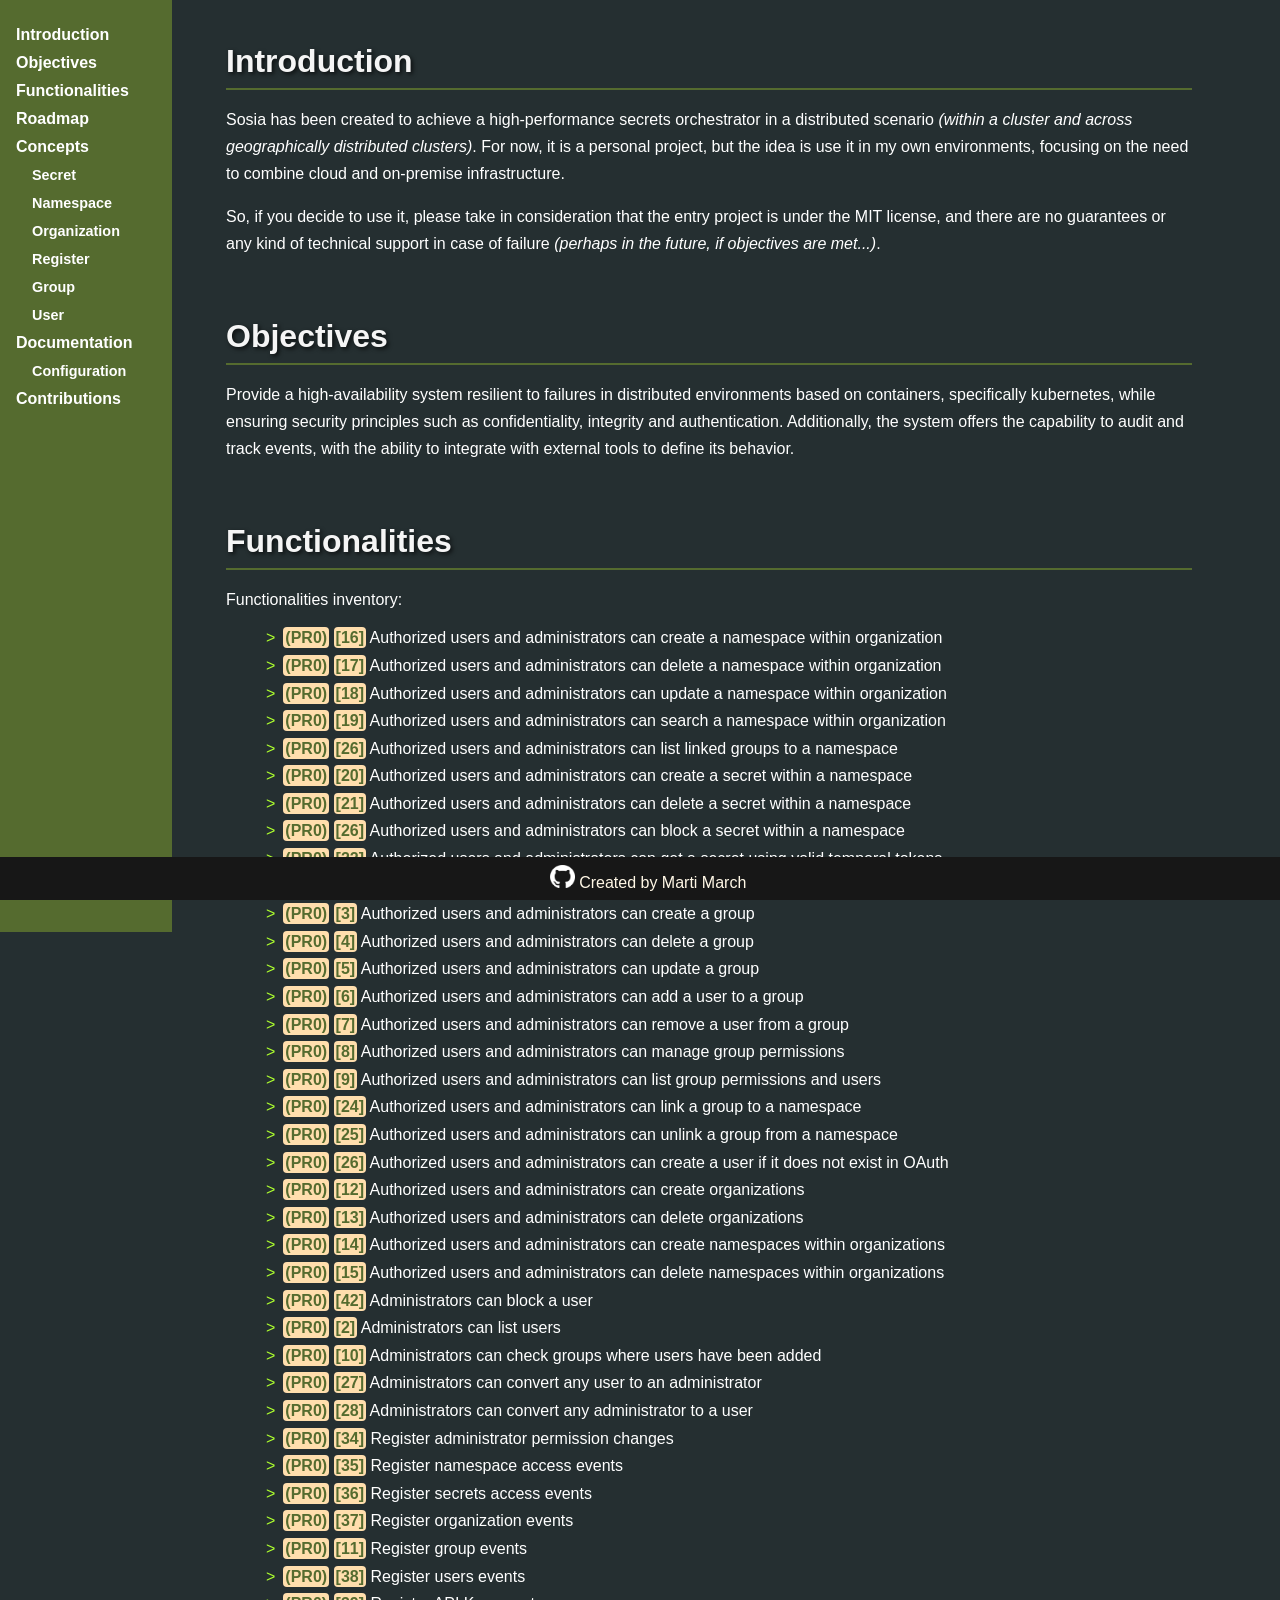
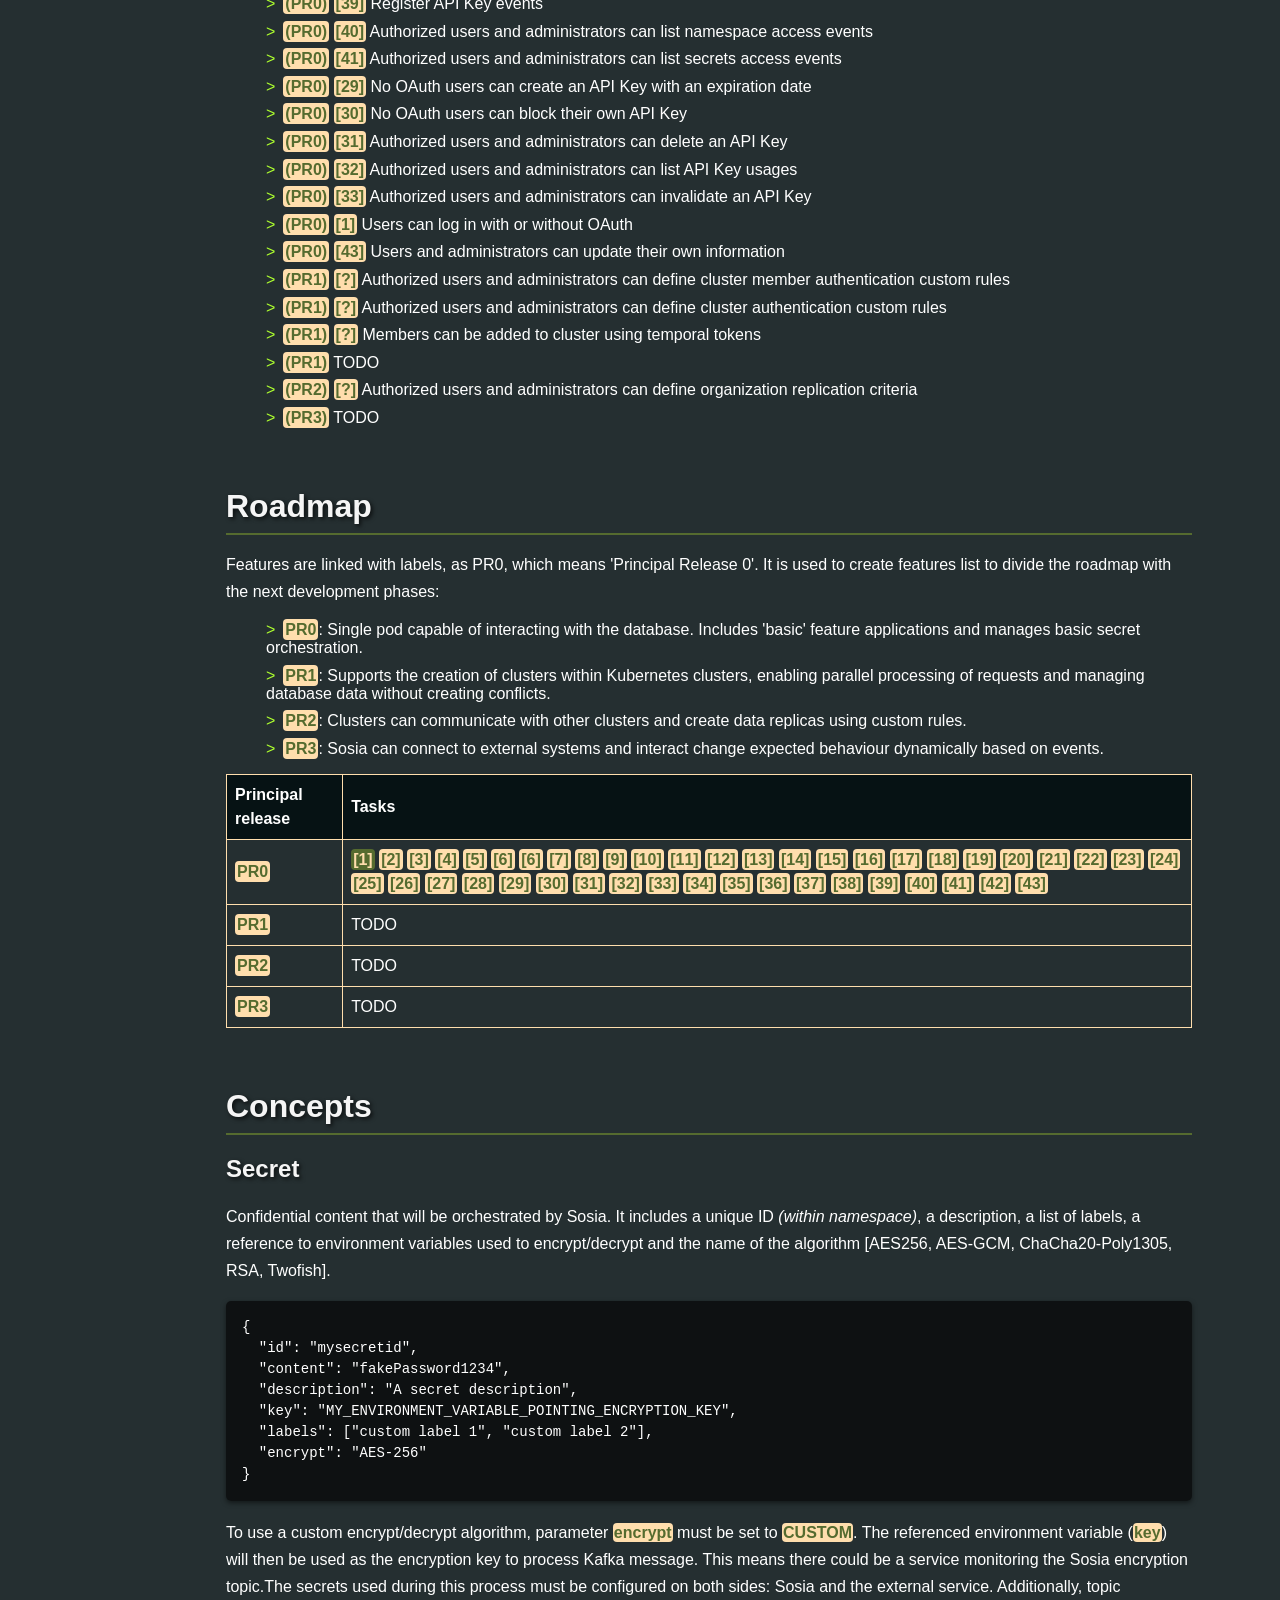
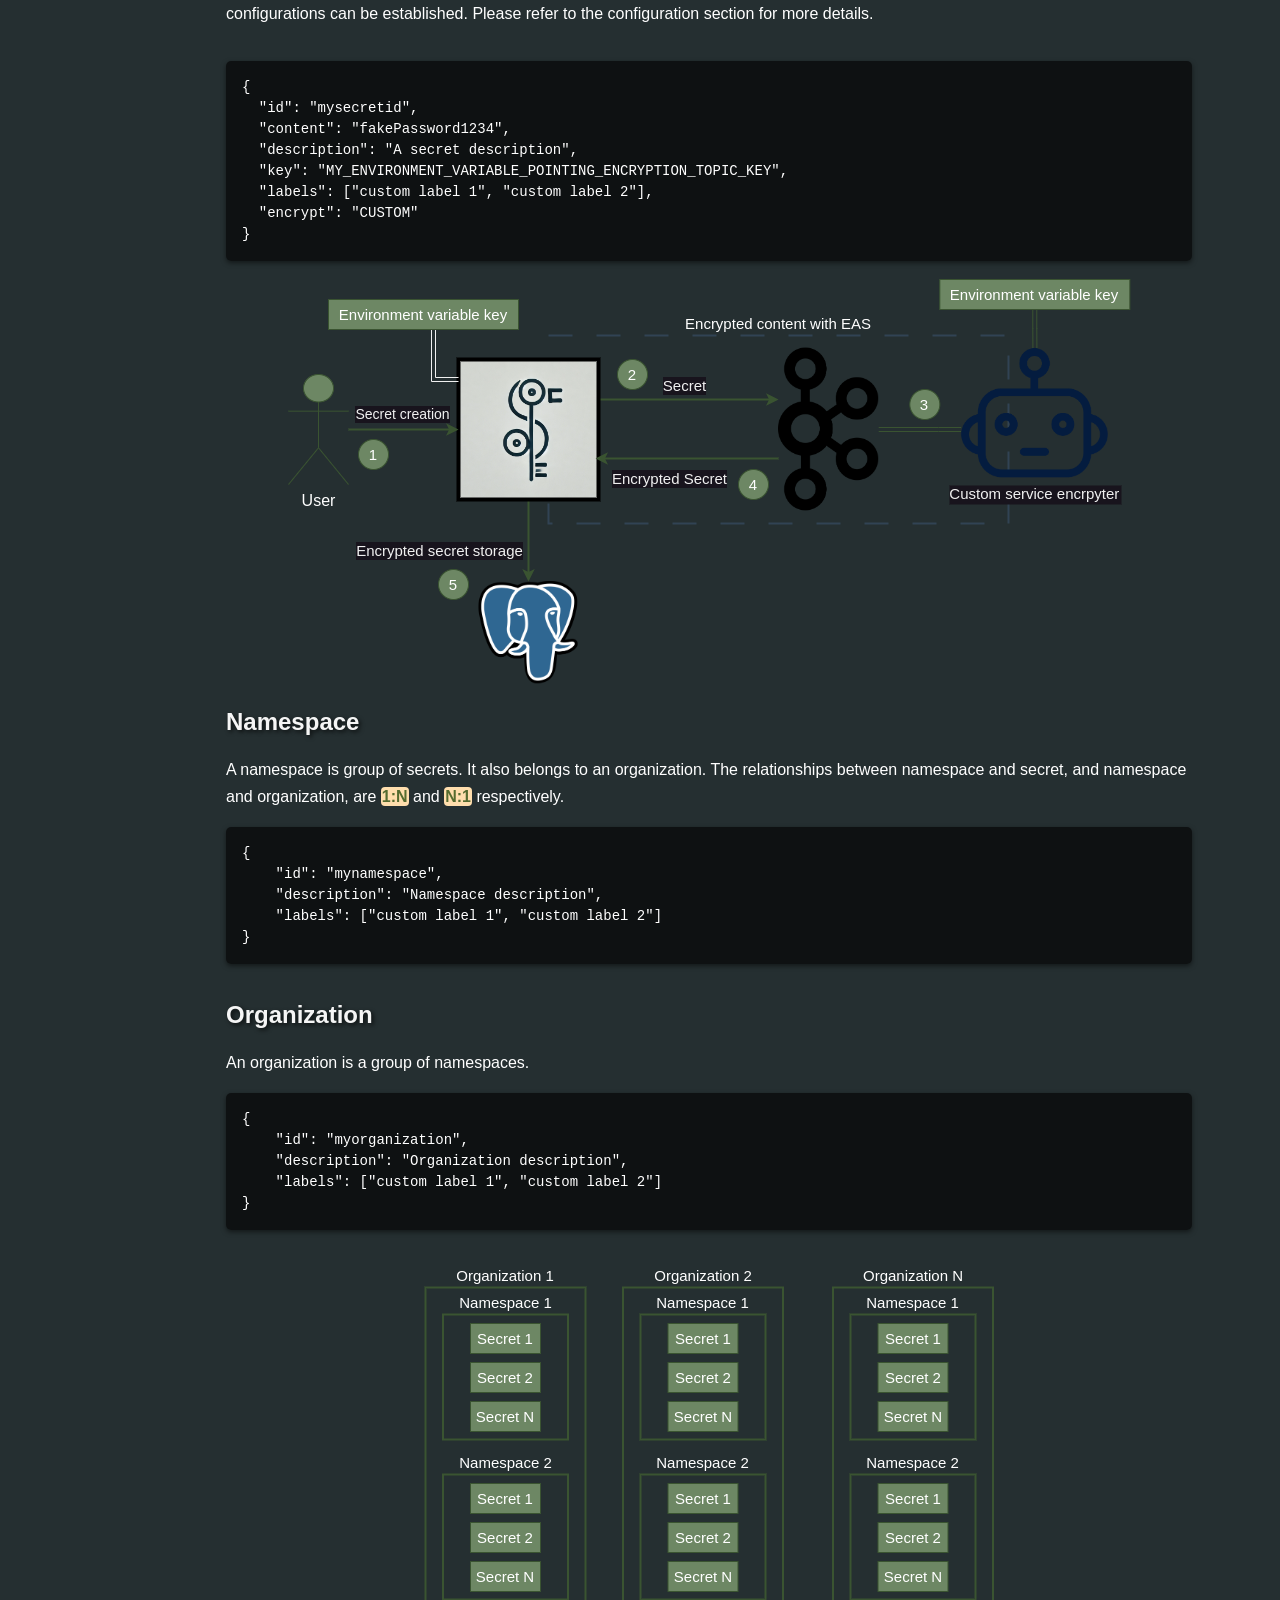
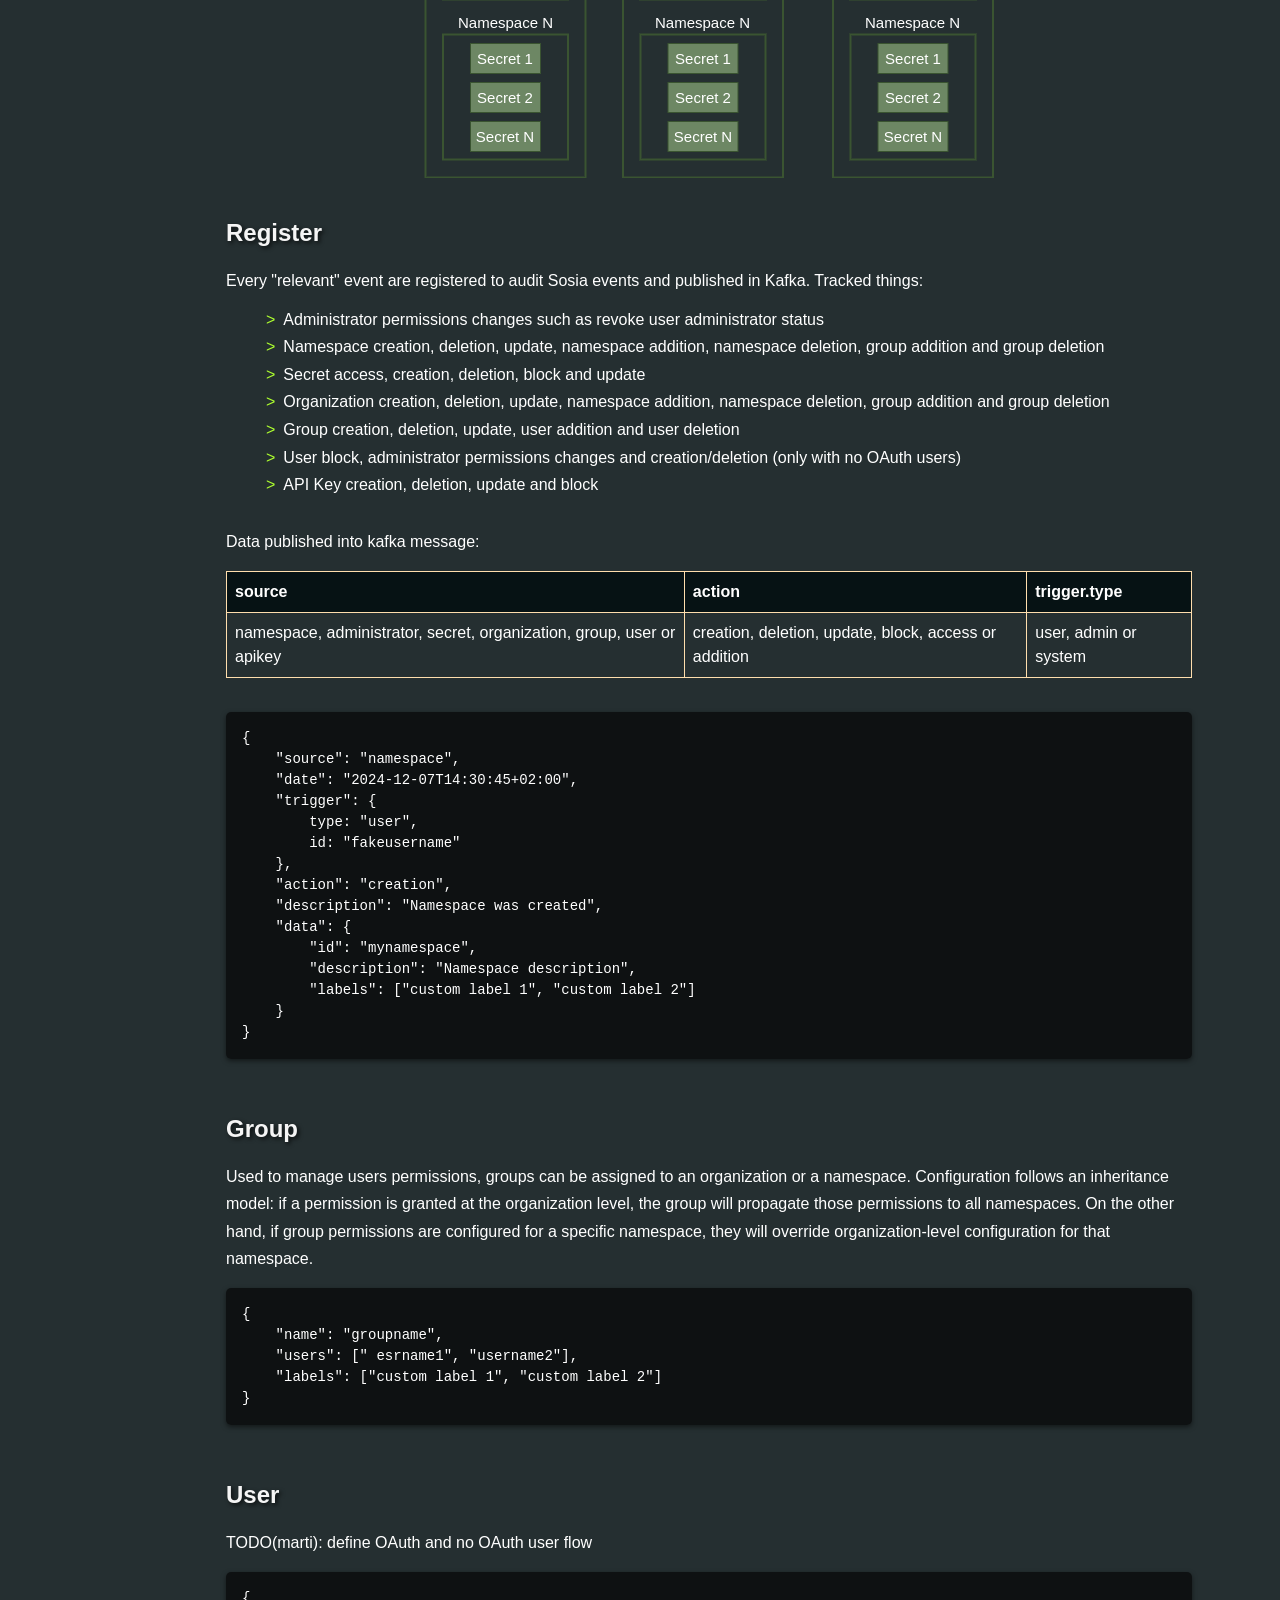
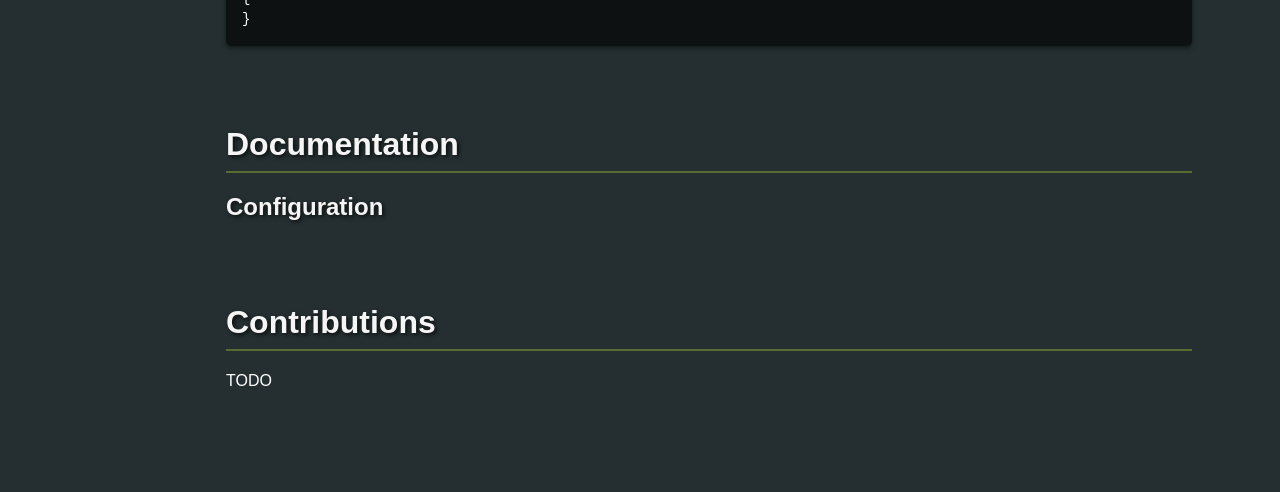
<file: index.html>
<!DOCTYPE html>
<html lang="es">
    <head>
        <meta charset="UTF-8">
        <title>Sosia</title>
        <link rel="stylesheet" href="htmldocs/styles.css">
        <link rel="shortcut icon" href="htmldocs/images/sosia-logo.ico" type="image/x-icon">
    </head>
    <body>
        <div class="container">
            <aside class="sidebar">
                <nav>
                    <ul>
                        <li class="nostyle"><a href="#introduction">Introduction</a></li>
                        <li class="nostyle"><a href="#objectives">Objectives</a></li>
                        <li class="nostyle"><a href="#functionalities">Functionalities</a></li>
                        <li class="nostyle"><a href="#roadmap">Roadmap</a></li>
                        <li class="nostyle"><a href="#concepts">Concepts</a></li>
                        <li class="sidebar-subitem"><a href="#concepts-secret" class="sidebar-subtext">Secret</a></li>
                        <li class="sidebar-subitem"><a href="#concepts-namespace" class="sidebar-namespace">Namespace</a></li>
                        <li class="sidebar-subitem"><a href="#concepts-organization" class="sidebar-organization">Organization</a></li>
                        <li class="sidebar-subitem"><a href="#concepts-register" class="sidebar-organization">Register</a></li>
                        <li class="sidebar-subitem"><a href="#concepts-group" class="sidebar-organization">Group</a></li>
                        <li class="sidebar-subitem"><a href="#concepts-user" class="sidebar-user">User</a></li>
                        <li class="nostyle"><a href="#documentation">Documentation</a></li>
                        <li class="sidebar-subitem"><a href="#documentation-configuration">Configuration</a></li>
                        <li class="nostyle"><a href="#contributions">Contributions</a></li>
                    </ul>
                </nav>
            </aside>
        </div>

        <main>
            <section id="introduction">
                <h1>Introduction</h1>
                <p>
                   Sosia has been created to achieve a high-performance secrets orchestrator in a distributed scenario <i>(within a cluster and across geographically distributed clusters)</i>.
                   For now, it is a personal project, but the idea is use it in my own environments, focusing on the need to combine cloud and on-premise infrastructure.
                </p>
                <p>So, if you decide to use it, please take in consideration that the entry project is under the MIT license, and there are no guarantees or any kind of technical support in case of failure <i>(perhaps in the future, if objectives are met...)</i>.</p>
            </section><br>

            <section id="objectives">
                <h1>Objectives</h1>
                <p>
                    Provide a high-availability system resilient to failures in distributed environments based on containers, specifically kubernetes, while ensuring security principles such as confidentiality, integrity and authentication.
                    Additionally, the system offers the capability to audit and track events, with the ability to integrate with external tools to define its behavior.
                </p>
            </section><br>

            <section id="functionalities">
                <h1>Functionalities</h1>
                <p>Functionalities inventory:</p>
                <ul>
                    <li><span class="label">(PR0)</span> <span class="label">[16]</span> Authorized users and administrators can create a namespace within organization</li>
                    <li><span class="label">(PR0)</span> <span class="label">[17]</span> Authorized users and administrators can delete a namespace within organization</li>
                    <li><span class="label">(PR0)</span> <span class="label">[18]</span> Authorized users and administrators can update a namespace within organization</li>
                    <li><span class="label">(PR0)</span> <span class="label">[19]</span> Authorized users and administrators can search a namespace within organization</li>
                    <li><span class="label">(PR0)</span> <span class="label">[26]</span> Authorized users and administrators can list linked groups to a namespace</li>
                    <li><span class="label">(PR0)</span> <span class="label">[20]</span> Authorized users and administrators can create a secret within a namespace</li>
                    <li><span class="label">(PR0)</span> <span class="label">[21]</span> Authorized users and administrators can delete a secret within a namespace</li>
                    <li><span class="label">(PR0)</span> <span class="label">[26]</span> Authorized users and administrators can block a secret within a namespace</li>
                    <li><span class="label">(PR0)</span> <span class="label">[22]</span> Authorized users and administrators can get a secret using valid temporal tokens</li>
                    <li><span class="label">(PR0)</span> <span class="label">[23]</span> Authorized users and administrators can update a secret</li>
                    <li><span class="label">(PR0)</span> <span class="label">[3]</span> Authorized users and administrators can create a group</li>
                    <li><span class="label">(PR0)</span> <span class="label">[4]</span> Authorized users and administrators can delete a group</li>
                    <li><span class="label">(PR0)</span> <span class="label">[5]</span> Authorized users and administrators can update a group</li>
                    <li><span class="label">(PR0)</span> <span class="label">[6]</span> Authorized users and administrators can add a user to a group</li>
                    <li><span class="label">(PR0)</span> <span class="label">[7]</span> Authorized users and administrators can remove a user from a group</li>
                    <li><span class="label">(PR0)</span> <span class="label">[8]</span> Authorized users and administrators can manage group permissions</li>
                    <li><span class="label">(PR0)</span> <span class="label">[9]</span> Authorized users and administrators can list group permissions and users</li>
                    <li><span class="label">(PR0)</span> <span class="label">[24]</span> Authorized users and administrators can link a group to a namespace</li>
                    <li><span class="label">(PR0)</span> <span class="label">[25]</span> Authorized users and administrators can unlink a group from a namespace</li>
                    <li><span class="label">(PR0)</span> <span class="label">[26]</span> Authorized users and administrators can create a user if it does not exist in OAuth</li>
                    <li><span class="label">(PR0)</span> <span class="label">[12]</span> Authorized users and administrators can create organizations</li>
                    <li><span class="label">(PR0)</span> <span class="label">[13]</span> Authorized users and administrators can delete organizations</li>
                    <li><span class="label">(PR0)</span> <span class="label">[14]</span> Authorized users and administrators can create namespaces within organizations</li>
                    <li><span class="label">(PR0)</span> <span class="label">[15]</span> Authorized users and administrators can delete namespaces within organizations</li>
                    <li><span class="label">(PR0)</span> <span class="label">[42]</span> Administrators can block a user</li>
                    <li><span class="label">(PR0)</span> <span class="label">[2]</span> Administrators can list users</li>
                    <li><span class="label">(PR0)</span> <span class="label">[10]</span> Administrators can check groups where users have been added</li>
                    <li><span class="label">(PR0)</span> <span class="label">[27]</span> Administrators can convert any user to an administrator</li>
                    <li><span class="label">(PR0)</span> <span class="label">[28]</span> Administrators can convert any administrator to a user</li>
                    <li><span class="label">(PR0)</span> <span class="label">[34]</span> Register administrator permission changes</li>
                    <li><span class="label">(PR0)</span> <span class="label">[35]</span> Register namespace access events</li>
                    <li><span class="label">(PR0)</span> <span class="label">[36]</span> Register secrets access events</li>
                    <li><span class="label">(PR0)</span> <span class="label">[37]</span> Register organization events</li>
                    <li><span class="label">(PR0)</span> <span class="label">[11]</span> Register group events</li>
                    <li><span class="label">(PR0)</span> <span class="label">[38]</span> Register users events</li>
                    <li><span class="label">(PR0)</span> <span class="label">[39]</span> Register API Key events</li>
                    <li><span class="label">(PR0)</span> <span class="label">[40]</span> Authorized users and administrators can list namespace access events</li>
                    <li><span class="label">(PR0)</span> <span class="label">[41]</span> Authorized users and administrators can list secrets access events</li>
                    <li><span class="label">(PR0)</span> <span class="label">[29]</span> No OAuth users can create an API Key with an expiration date</li>
                    <li><span class="label">(PR0)</span> <span class="label">[30]</span> No OAuth users can block their own API Key</li>
                    <li><span class="label">(PR0)</span> <span class="label">[31]</span> Authorized users and administrators can delete an API Key</li>
                    <li><span class="label">(PR0)</span> <span class="label">[32]</span> Authorized users and administrators can list API Key usages</li>
                    <li><span class="label">(PR0)</span> <span class="label">[33]</span> Authorized users and administrators can invalidate an API Key</li>
                    <li><span class="label">(PR0)</span> <span class="label">[1]</span> Users can log in with or without OAuth</li>
                    <li><span class="label">(PR0)</span> <span class="label">[43]</span> Users and administrators can update their own information</li>
                    <li><span class="label">(PR1)</span> <span class="label">[?]</span> Authorized users and administrators can define cluster member authentication custom rules</li>
                    <li><span class="label">(PR1)</span> <span class="label">[?]</span> Authorized users and administrators can define cluster authentication custom rules</li>
                    <li><span class="label">(PR1)</span> <span class="label">[?]</span> Members can be added to cluster using temporal tokens</li>
                    <li><span class="label">(PR1)</span> TODO</li>
                    <li><span class="label">(PR2)</span> <span class="label">[?]</span> Authorized users and administrators can define organization replication criteria</li>
                    <li><span class="label">(PR3)</span> TODO</li>
                </ul>
            </section><br>
            <section id="roadmap">
                <h1>Roadmap</h1>
                <p>Features are linked with labels, as PR0, which means 'Principal Release 0'. It is used to create features list to divide the roadmap with the next development phases:</p>
                <ul>
                    <li><span class="label">PR0</span>: Single pod capable of interacting with the database. Includes 'basic' feature applications and manages basic secret orchestration.</li>
                    <li><span class="label">PR1</span>: Supports the creation of clusters within Kubernetes clusters, enabling parallel processing of requests and managing database data without creating conflicts.</li>
                    <li><span class="label">PR2</span>: Clusters can communicate with other clusters and create data replicas using custom rules.</li>
                    <li><span class="label">PR3</span>: Sosia can connect to external systems and interact change expected behaviour dynamically based on events.</li>
                </ul>
                <table>
                    <tr>
                        <th>
                            Principal release
                        </th>
                        <th>
                            Tasks
                        </th>
                    </tr>
                    <tr>
                        <th>
                            <span class="label">PR0</span>
                        </th>
                        <th>
                            <span class="check-label">[1]</span> <span class="label">[2]</span> <span class="label">[3]</span> <span class="label">[4]</span> <span class="label">[5]</span> <span class="label">[6]</span> <span class="label">[6]</span> <span class="label">[7]</span>
                            <span class="label">[8]</span> <span class="label">[9]</span> <span class="label">[10]</span> <span class="label">[11]</span> <span class="label">[12]</span> <span class="label">[13]</span> <span class="label">[14]</span> <span class="label">[15]</span>
                            <span class="label">[16]</span> <span class="label">[17]</span> <span class="label">[18]</span> <span class="label">[19]</span> <span class="label">[20]</span> <span class="label">[21]</span> <span class="label">[22]</span> <span class="label">[23]</span>
                            <span class="label">[24]</span> <span class="label">[25]</span> <span class="label">[26]</span> <span class="label">[27]</span> <span class="label">[28]</span> <span class="label">[29]</span> <span class="label">[30]</span> <span class="label">[31]</span>
                            <span class="label">[32]</span> <span class="label">[33]</span> <span class="label">[34]</span> <span class="label">[35]</span> <span class="label">[36]</span> <span class="label">[37]</span> <span class="label">[38]</span> <span class="label">[39]</span>
                            <span class="label">[40]</span> <span class="label">[41]</span> <span class="label">[42]</span> <span class="label">[43]</span>
                        </th>
                    </tr>
                    <tr>
                        <th>
                            <span class="label">PR1</span>
                        </th>
                        <th>
                            TODO
                        </th>
                    </tr>
                    <tr>
                        <th>
                            <span class="label">PR2</span>
                        </th>
                        <th>
                            TODO
                        </th>
                    </tr>
                    <tr>
                        <th>
                            <span class="label">PR3</span>
                        </th>
                        <th>
                            TODO
                        </th>
                    </tr>
                </table>
            </section><br>

            <section id="concepts">
                <h1>Concepts</h1>

                <section id="concepts-secret">
                    <h2>Secret</h2>
                    <p>
                        Confidential content that will be orchestrated by Sosia. It includes a unique ID <i>(within namespace)</i>, a description, a list of labels, a reference to environment variables used to encrypt/decrypt and the name of the algorithm
                        [AES256, AES-GCM, ChaCha20-Poly1305, RSA, Twofish].
                    </p>
<div class="code-container"><pre><code>{
  "id": "mysecretid",
  "content": "fakePassword1234",
  "description": "A secret description",
  "key": "MY_ENVIRONMENT_VARIABLE_POINTING_ENCRYPTION_KEY",
  "labels": ["custom label 1", "custom label 2"],
  "encrypt": "AES-256"
}</code></pre></div><br>
                    <p>
                        To use a custom encrypt/decrypt algorithm, parameter <span class="subcode">encrypt</span> must be set to <span class="subcode">CUSTOM</span>. The referenced environment variable (<span class="subcode">key</span>) will then be used
                        as the encryption key to process Kafka message. This means there could be a service monitoring the Sosia encryption topic.The secrets used during this process must be configured on both sides: Sosia and the external service. Additionally,
                        topic configurations can be established. Please refer to the configuration section for more details.
                    </p><br>
<div class="code-container"><pre><code>{
  "id": "mysecretid",
  "content": "fakePassword1234",
  "description": "A secret description",
  "key": "MY_ENVIRONMENT_VARIABLE_POINTING_ENCRYPTION_TOPIC_KEY",
  "labels": ["custom label 1", "custom label 2"],
  "encrypt": "CUSTOM"
}</code></pre></div><br>
                    <div style="text-align: center;">
                        <img src="htmldocs/images/concepts-secret.png">
                    </div>
                </section>
                <section id="concepts-namespace">
                    <h2>Namespace</h2>
                    <p>
                        A namespace is group of secrets. It also belongs to an organization. The relationships between namespace and secret, and namespace and organization, are <span class="subcode">1:N</span> and <span class="subcode">N:1</span> respectively.
                    </p>
<div class="code-container"><pre><code>{
    "id": "mynamespace",
    "description": "Namespace description",
    "labels": ["custom label 1", "custom label 2"]
}</code></pre></div><br>
                </section>

                <section id="concepts-organization">
                    <h2>Organization</h2>
                    <p>
                        An organization is a group of namespaces.
                    </p>
<div class="code-container"><pre><code>{
    "id": "myorganization",
    "description": "Organization description",
    "labels": ["custom label 1", "custom label 2"]
}</code></pre></div><br><br>
                    <div style="text-align: center;">
                        <img src="htmldocs/images/concepts-organization.png">
                    </div>
                </section><br>

                <section id="concepts-register">
                    <h2>Register</h2>
                    <p>
                        Every "relevant" event are registered to audit Sosia events and published in Kafka. Tracked things:
                    </p>
                    <ul>
                        <li>Administrator permissions changes such as revoke user administrator status</li>
                        <li>Namespace creation, deletion, update, namespace addition, namespace deletion, group addition and group deletion</li>
                        <li>Secret access, creation, deletion, block and update</li>
                        <li>Organization creation, deletion, update, namespace addition, namespace deletion, group addition and group deletion</li>
                        <li>Group creation, deletion, update, user addition and user deletion</li>
                        <li>User block, administrator permissions changes and creation/deletion (only with no OAuth users)</li>
                        <li>API Key creation, deletion, update and block</li>
                    </ul><br>
                    <p>
                        Data published into kafka message:
                    </p>
                    <table>
                        <tr>
                            <th>source</th>
                            <th>action</th>
                            <th>trigger.type</th>
                        </tr>
                        <tr>
                            <th>namespace, administrator, secret, organization, group, user or apikey</th>
                            <th>creation, deletion, update, block, access or addition</th>
                            <th>user, admin or system</th>
                        </tr>
                    </table><br>
<div class="code-container"><pre><code>{
    "source": "namespace",
    "date": "2024-12-07T14:30:45+02:00",
    "trigger": {
        type: "user",
        id: "fakeusername"
    },
    "action": "creation",
    "description": "Namespace was created",
    "data": {
        "id": "mynamespace",
        "description": "Namespace description",
        "labels": ["custom label 1", "custom label 2"]
    }
}</code></pre></div><br>
                </section><br>

                <section id="concepts-group">
                    <h2>Group</h2>
                    <p>
                        Used to manage users permissions, groups can be assigned to an organization or a namespace. Configuration follows an inheritance model: if a permission is granted at the organization level, the group will propagate those permissions
                        to all namespaces. On the other hand, if group permissions are configured for a specific namespace, they will override organization-level configuration for that namespace.
                    </p>
<div class="code-container"><pre><code>{
    "name": "groupname",
    "users": [" esrname1", "username2"],
    "labels": ["custom label 1", "custom label 2"]
}</code></pre></div><br>
                </section><br>

                <section id="concepts-user">
                    <h2>User</h2>
                    <p>
                        TODO(marti): define OAuth and no OAuth user flow
                    </p>
<div class="code-container"><pre><code>{
}</code></pre></div><br>
                </section><br>

            </section><br>

            <section id="documentation">
                <h1>Documentation</h1>

                <section id="documentation-configuration">
                    <h2>Configuration</h2>
                </section><br>
            </section><br>

            <section id="contributions">
                <h1>Contributions</h1>

                <p>TODO</p>
            </section><br>
        </main>

        <footer>
            <a href="https://github.com/MartiMarch/sosia" target="_blank"><img src="htmldocs/images/github-icon.png" width="25" height="23"></a> Created by Marti March
        </footer>

    </body>
</html>
</file>
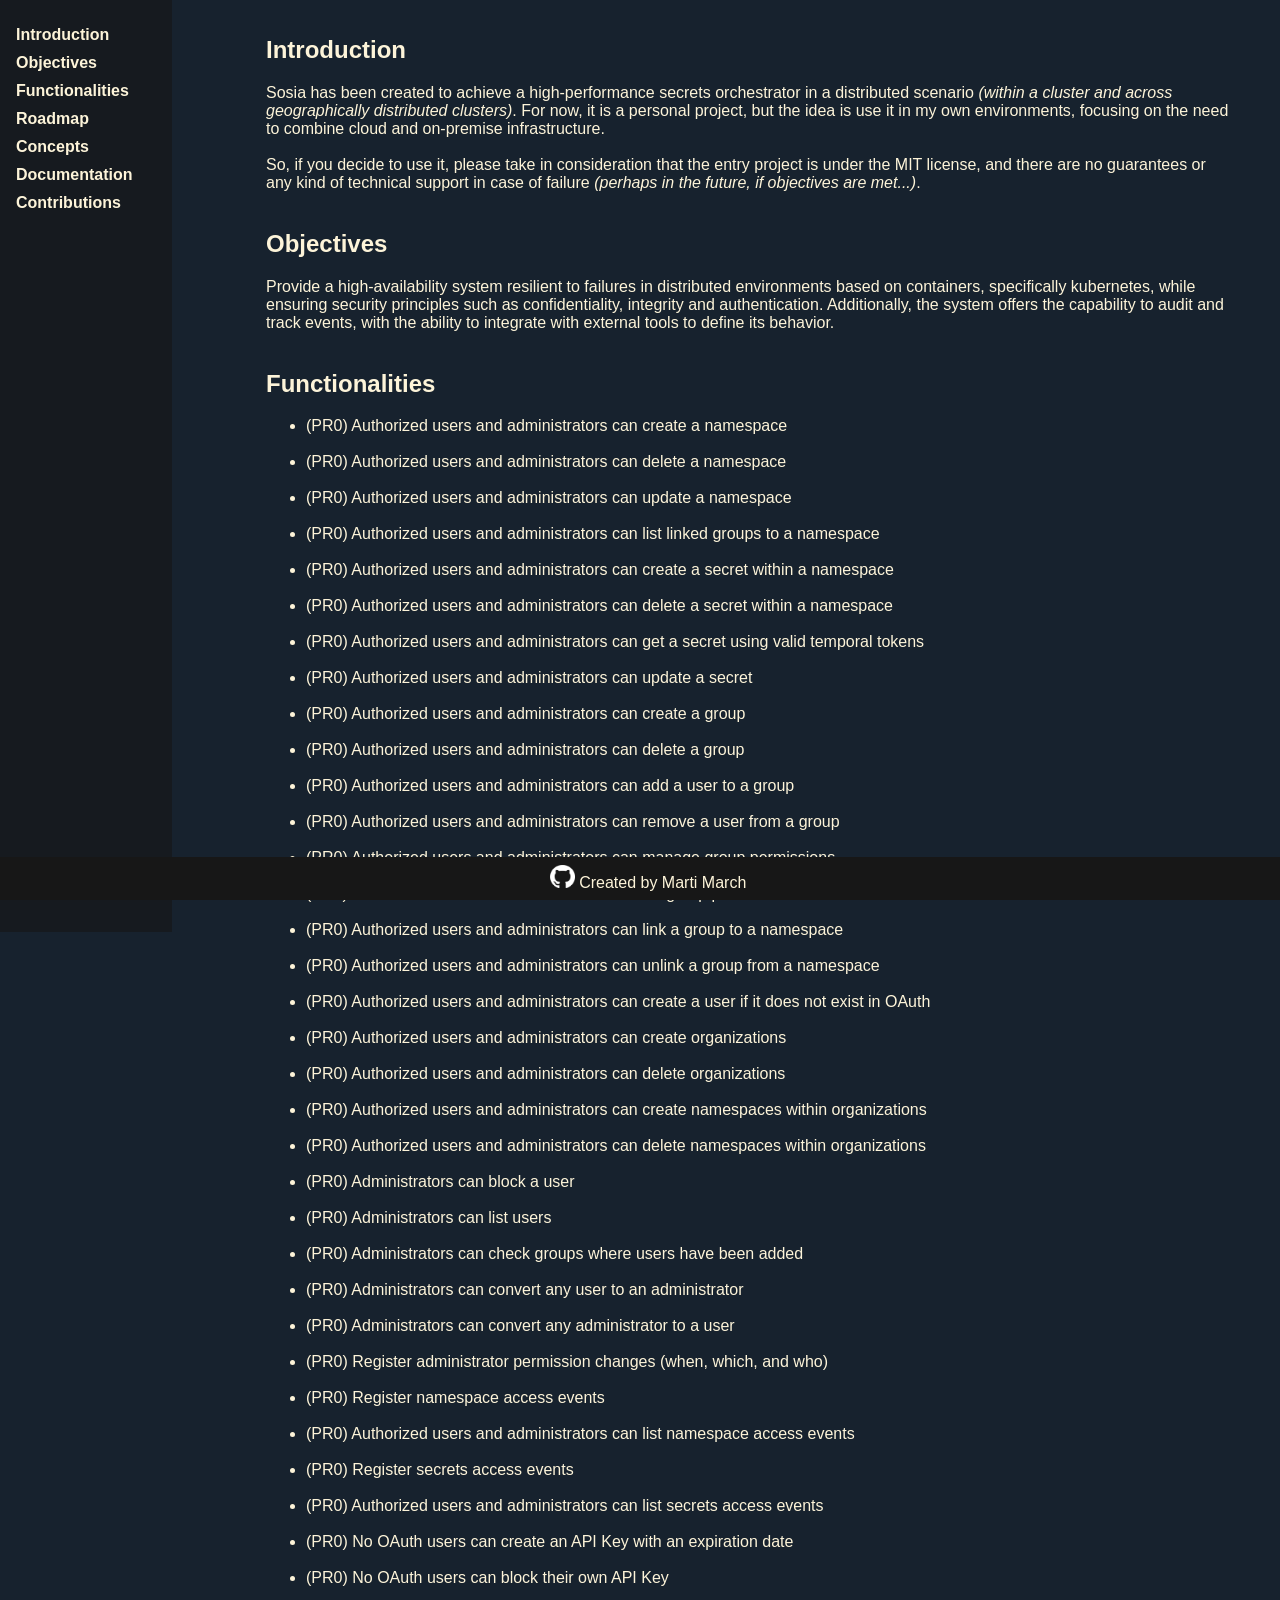
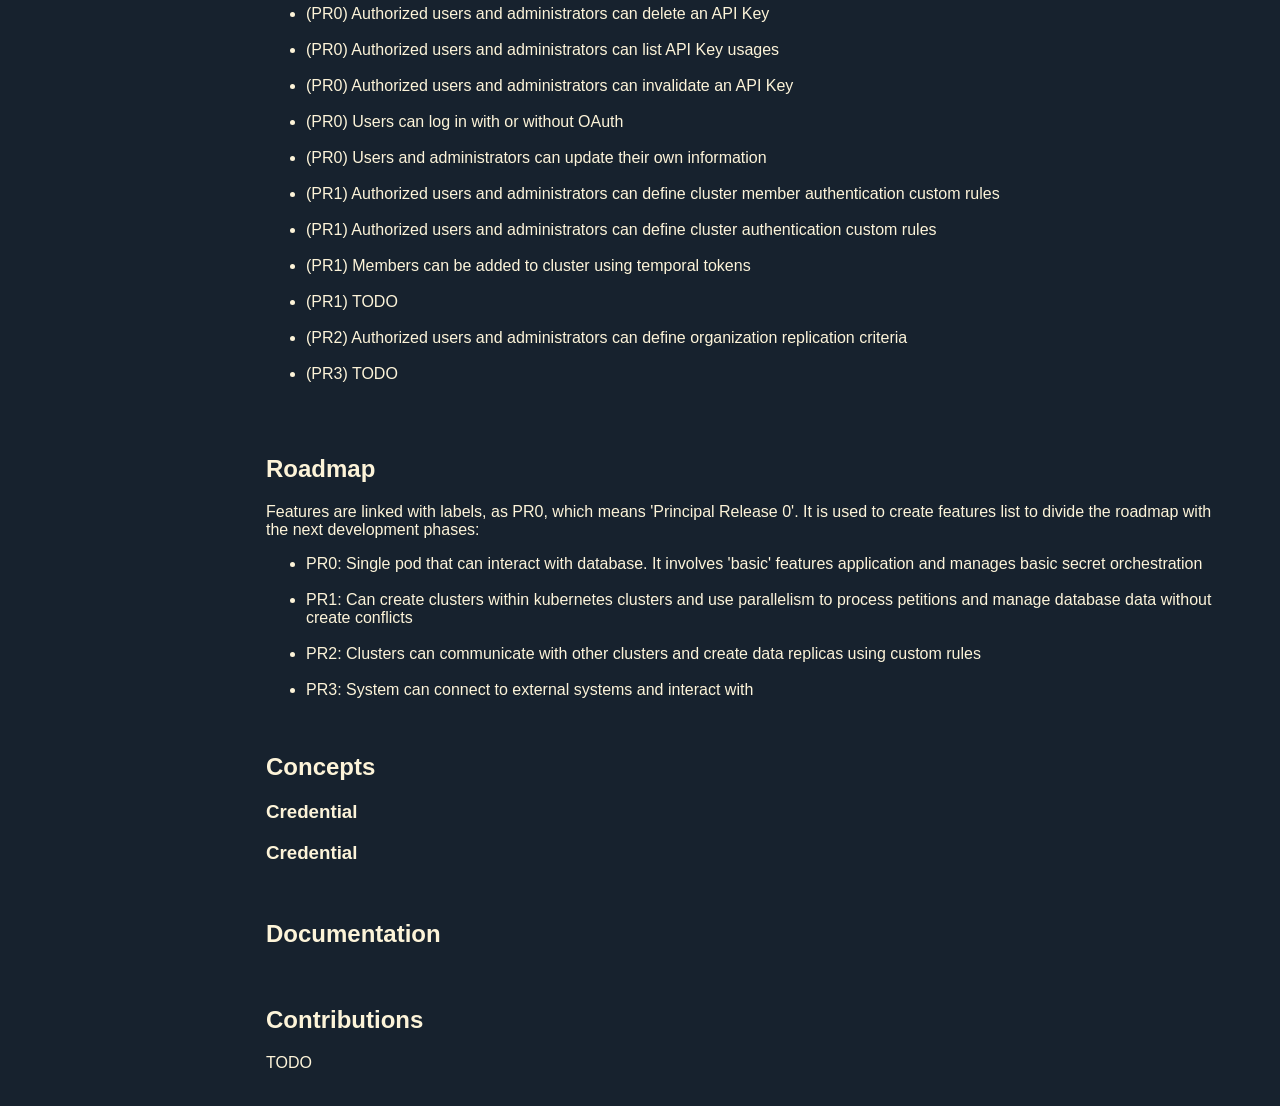
<file: docs/index.html>
<!DOCTYPE html>
<html lang="es">
    <head>
        <meta charset="UTF-8">
        <title>Sosia</title>
        <link rel="stylesheet" href="styles.css">
        <link rel="shortcut icon" href="images/sosia-logo.ico" type="image/x-icon">
    </head>
    <body>
        <div class="container">
            <aside class="sidebar">
                <nav>
                    <ul>
                        <li><a href="#introduction">Introduction</a></li>
                        <li><a href="#objectives">Objectives</a></li>
                        <li><a href="#functionalities">Functionalities</a></li>
                        <li><a href="#roadmap">Roadmap</a></li>
                        <li><a href="#concepts">Concepts</a></li>
                        <li><a href="#documentation">Documentation</a></li>
                        <li><a href="#contributions">Contributions</a></li>
                    </ul>
                </nav>
            </aside>
        </div>

        <main>
            <section id="introduction">
                <h1>Introduction</h1>
                <p>
                   Sosia has been created to achieve a high-performance secrets orchestrator in a distributed scenario <i>(within a cluster and across geographically distributed clusters)</i>.
                   For now, it is a personal project, but the idea is use it in my own environments, focusing on the need to combine cloud and on-premise infrastructure.
                </p><br>
                <p>So, if you decide to use it, please take in consideration that the entry project is under the MIT license, and there are no guarantees or any kind of technical support in case of failure <i>(perhaps in the future, if objectives are met...)</i>.</p>
            </section><br>
            <section id="objectives">
                <h1>Objectives</h1>
                <p>
                    Provide a high-availability system resilient to failures in distributed environments based on containers, specifically kubernetes, while ensuring security principles such as confidentiality, integrity and authentication.
                    Additionally, the system offers the capability to audit and track events, with the ability to integrate with external tools to define its behavior.
                </p>
            </section><br>
            <section id="functionalities">
                <h1>Functionalities</h1>
                <ul>
                    <li>(PR0) Authorized users and administrators can create a namespace</li><br>
                    <li>(PR0) Authorized users and administrators can delete a namespace</li><br>
                    <li>(PR0) Authorized users and administrators can update a namespace</li><br>
                    <li>(PR0) Authorized users and administrators can list linked groups to a namespace</li><br>
                    <li>(PR0) Authorized users and administrators can create a secret within a namespace</li><br>
                    <li>(PR0) Authorized users and administrators can delete a secret within a namespace</li><br>
                    <li>(PR0) Authorized users and administrators can get a secret using valid temporal tokens</li><br>
                    <li>(PR0) Authorized users and administrators can update a secret</li><br>
                    <li>(PR0) Authorized users and administrators can create a group</li><br>
                    <li>(PR0) Authorized users and administrators can delete a group</li><br>
                    <li>(PR0) Authorized users and administrators can add a user to a group</li><br>
                    <li>(PR0) Authorized users and administrators can remove a user from a group</li><br>
                    <li>(PR0) Authorized users and administrators can manage group permissions</li><br>
                    <li>(PR0) Authorized users and administrators can list group permissions and users</li><br>
                    <li>(PR0) Authorized users and administrators can link a group to a namespace</li><br>
                    <li>(PR0) Authorized users and administrators can unlink a group from a namespace</li><br>
                    <li>(PR0) Authorized users and administrators can create a user if it does not exist in OAuth</li><br>
                    <li>(PR0) Authorized users and administrators can create organizations</li><br>
                    <li>(PR0) Authorized users and administrators can delete organizations</li><br>
                    <li>(PR0) Authorized users and administrators can create namespaces within organizations</li><br>
                    <li>(PR0) Authorized users and administrators can delete namespaces within organizations</li><br>
                    <li>(PR0) Administrators can block a user</li><br>
                    <li>(PR0) Administrators can list users</li><br>
                    <li>(PR0) Administrators can check groups where users have been added</li><br>
                    <li>(PR0) Administrators can convert any user to an administrator</li><br>
                    <li>(PR0) Administrators can convert any administrator to a user</li><br>
                    <li>(PR0) Register administrator permission changes (when, which, and who)</li><br>
                    <li>(PR0) Register namespace access events</li><br>
                    <li>(PR0) Authorized users and administrators can list namespace access events</li><br>
                    <li>(PR0) Register secrets access events</li><br>
                    <li>(PR0) Authorized users and administrators can list secrets access events</li><br>
                    <li>(PR0) No OAuth users can create an API Key with an expiration date</li><br>
                    <li>(PR0) No OAuth users can block their own API Key</li><br>
                    <li>(PR0) Authorized users and administrators can delete an API Key</li><br>
                    <li>(PR0) Authorized users and administrators can list API Key usages</li><br>
                    <li>(PR0) Authorized users and administrators can invalidate an API Key</li><br>
                    <li>(PR0) Users can log in with or without OAuth</li><br>
                    <li>(PR0) Users and administrators can update their own information</li><br>
                    <li>(PR1) Authorized users and administrators can define cluster member authentication custom rules</li><br>
                    <li>(PR1) Authorized users and administrators can define cluster authentication custom rules</li><br>
                    <li>(PR1) Members can be added to cluster using temporal tokens</li><br>
                    <li>(PR1) TODO</li><br>
                    <li>(PR2) Authorized users and administrators can define organization replication criteria</li><br>
                    <li>(PR3) TODO</li><br>
                </ul>
            </section><br>
            <section id="roadmap">
                <h1>Roadmap</h1>
                <p>Features are linked with labels, as PR0, which means 'Principal Release 0'. It is used to create features list to divide the roadmap with the next development phases:</p>
                <ul>
                    <li>PR0: Single pod that can interact with database. It involves 'basic' features application and manages basic secret orchestration</li><br>
                    <li>PR1: Can create clusters within kubernetes clusters and use parallelism to process petitions and manage database data without create conflicts</li><br>
                    <li>PR2: Clusters can communicate with other clusters and create data replicas using custom rules</li><br>
                    <li>PR3: System can connect to external systems and interact with </li>
                </ul>
            </section><br>
            <section id="concepts">
                <h1>Concepts</h1>
                <h3>Credential</h3>
                <h3>Credential</h3>
            </section><br>
            <section id="documentation">
                <h1>Documentation</h1>
            </section><br>
            <section id="contributions">
                <h1>Contributions</h1>
                <p>TODO</p>
            </section><br>
        </main>

        <footer>
            <p><a href="https://github.com/MartiMarch/sosia" target="_blank"><img src="images/github-icon.png" width="25" height="23"></a> Created by Marti March</p>
        </footer>

    </body>
</html>
</file>
<file: htmldocs/styles.css>
body {
    font-family: 'Roboto', sans-serif;
    font-size: 16px;
    background-color: rgba(2, 13, 16, 0.86);
    margin: 0;
    padding: 0;
    color: white;
}

footer {
    font-family: unset;
    background-color: #171717;
    color: #fff7e6;
    text-align: center;
    padding: 0.5rem;
    position: fixed;
    bottom: 0;
    width: 100%;
}

p {
    font-size: 16px;
    line-height: 1.7;
    color: white;
    margin: 0 0 1rem 0;
}

li {
    color: white;
    margin: 0 0 0.6rem 0;
    list-style-type: none;
}

li::before {
    content: '>';
    color:  greenyellow;
    display: inline-block;
    margin-right: 0.5rem;
}

li.nostyle{
    margin: 0 0 0.5rem 0;
}
li.nostyle::before {
    all: unset
}
.sidebar-subitem::before {
    all: unset;
}


main {
    margin-left: 210px;
    padding: 1rem;
    width: calc(95% - 250px);
}

h1 {
    font-family: 'Roboto', sans-serif;
    color: #f5f5f5;
    text-align: left;
    font-size: 2rem;
    margin-bottom: 1rem;
    border-bottom: 2px solid darkolivegreen;
    padding-bottom: 8px;
    text-shadow: 2px 2px 4px rgba(0, 0, 0, 0.7);
}

h1:hover {
    color: navajowhite;
}

h2 {
    font-family: 'Roboto', sans-serif;
    color: #f5f5f5;
    text-align: left;
    font-size: 1.5rem;
    text-shadow: 2px 2px 4px rgba(0, 0, 0, 0.7)
}

h2:hover {
    color: navajowhite;
}

table {
    border-collapse: collapse;
    margin: 1rem 0;
    font-size: 16px;
    text-align: left;
}

th, td {
    border: 1px solid navajowhite;
    padding: 8px;
}

th {
    font-family: 'Roboto', sans-serif;
    font-size: 16px;
    font-weight: normal;
    line-height: 1.5;
}

table tr:first-child th,
table tr:first-child td {
    background-color: rgba(2, 13, 16, 0.86);
    font-weight: bold;
}

.container {
    display: flex;
    width: 100%;
}

.sidebar {
    position: fixed;
    top: 0;
    left: 0;
    width: 140px;
    height: 100vh;
    background-color: darkolivegreen;
    color: #fdf4d9;
    padding: 1rem;
    overflow-y: auto;
}

.sidebar nav ul li.sidebar-subitem a {
    font-size: 0.90rem;
    margin-left: 1rem;
    color: white;
}

.sidebar nav ul li.sidebar-subitem a:hover {
    color: navajowhite;
}

.sidebar nav ul {
    list-style: none;
    padding: 0;
    margin: 0;
}

.sidebar nav ul li {
    margin: 10px 0;
}

.sidebar nav ul li a {
    text-decoration: none;
    color: white;
    font-weight: bold;
}

.sidebar nav ul li a:hover {
    color: navajowhite;
}

.code-container {
    background-color: rgba(0, 0, 0, 0.63);
    color: white;
    padding: 1rem;
    border-radius: 5px;
    overflow-x: auto;
    box-shadow: 0 2px 5px rgba(0, 0, 0, 0.5);
    max-width: 100%;
    box-sizing: border-box;
}

pre {
    margin: 0;
    font-size: 14px;
    line-height: 1.5;
    overflow: auto;
    white-space: pre;
}

code {
    font-family: 'Courier New', Courier, monospace;
}

.label {
    background-color: navajowhite;
    padding: 2px;
    border-radius: 4px;
    color: darkolivegreen;
    font-weight: bold;
}

.check-label {
    background-color: darkolivegreen;
    padding: 2px;
    border-radius: 4px;
    color: navajowhite;
    font-weight: bold;
}

.subcode {
    background-color: navajowhite;
    padding: 1px;
    border-radius: 4px;
    color: darkolivegreen;
    font-weight: bold;
}
</file>
<file: docs/styles.css>
body {
    font-family: 'Helvetica', sans-serif;
    background-color: rgba(0, 13, 26, 0.91);
    margin: 0;
    padding: 0;
    color: #fdf4d9;
}

footer {
    background-color: #171717;
    color: #fdf4d9;
    text-align: center;
    padding: 0.5rem;
    position: fixed;
    bottom: 0;
    width: 100%;
}

p {
    width: 100%;
    margin: 0;
}

.logo {
    width: 30px;
    height: 30px;
}

main {
    margin-left: 250px;
    padding: 1rem;
    width: calc(95% - 250px);
}

.container {
    display: flex;
    width: 100%;
}

.sidebar {
    position: fixed;
    top: 0;
    left: 0;
    width: 140px;
    height: 100vh;
    background-color: rgba(23, 23, 23, 0.63);
    color: #fdf4d9;
    padding: 1rem;
    overflow-y: auto;
}

.sidebar nav ul {
    list-style: none;
    padding: 0;
    margin: 0;
}

.sidebar nav ul li {
    margin: 10px 0;
}

.sidebar nav ul li a {
    text-decoration: none;
    color: #fdf4d9;
    font-weight: bold;
}

.sidebar nav ul li a:hover {
    color: white;
}
</file>
